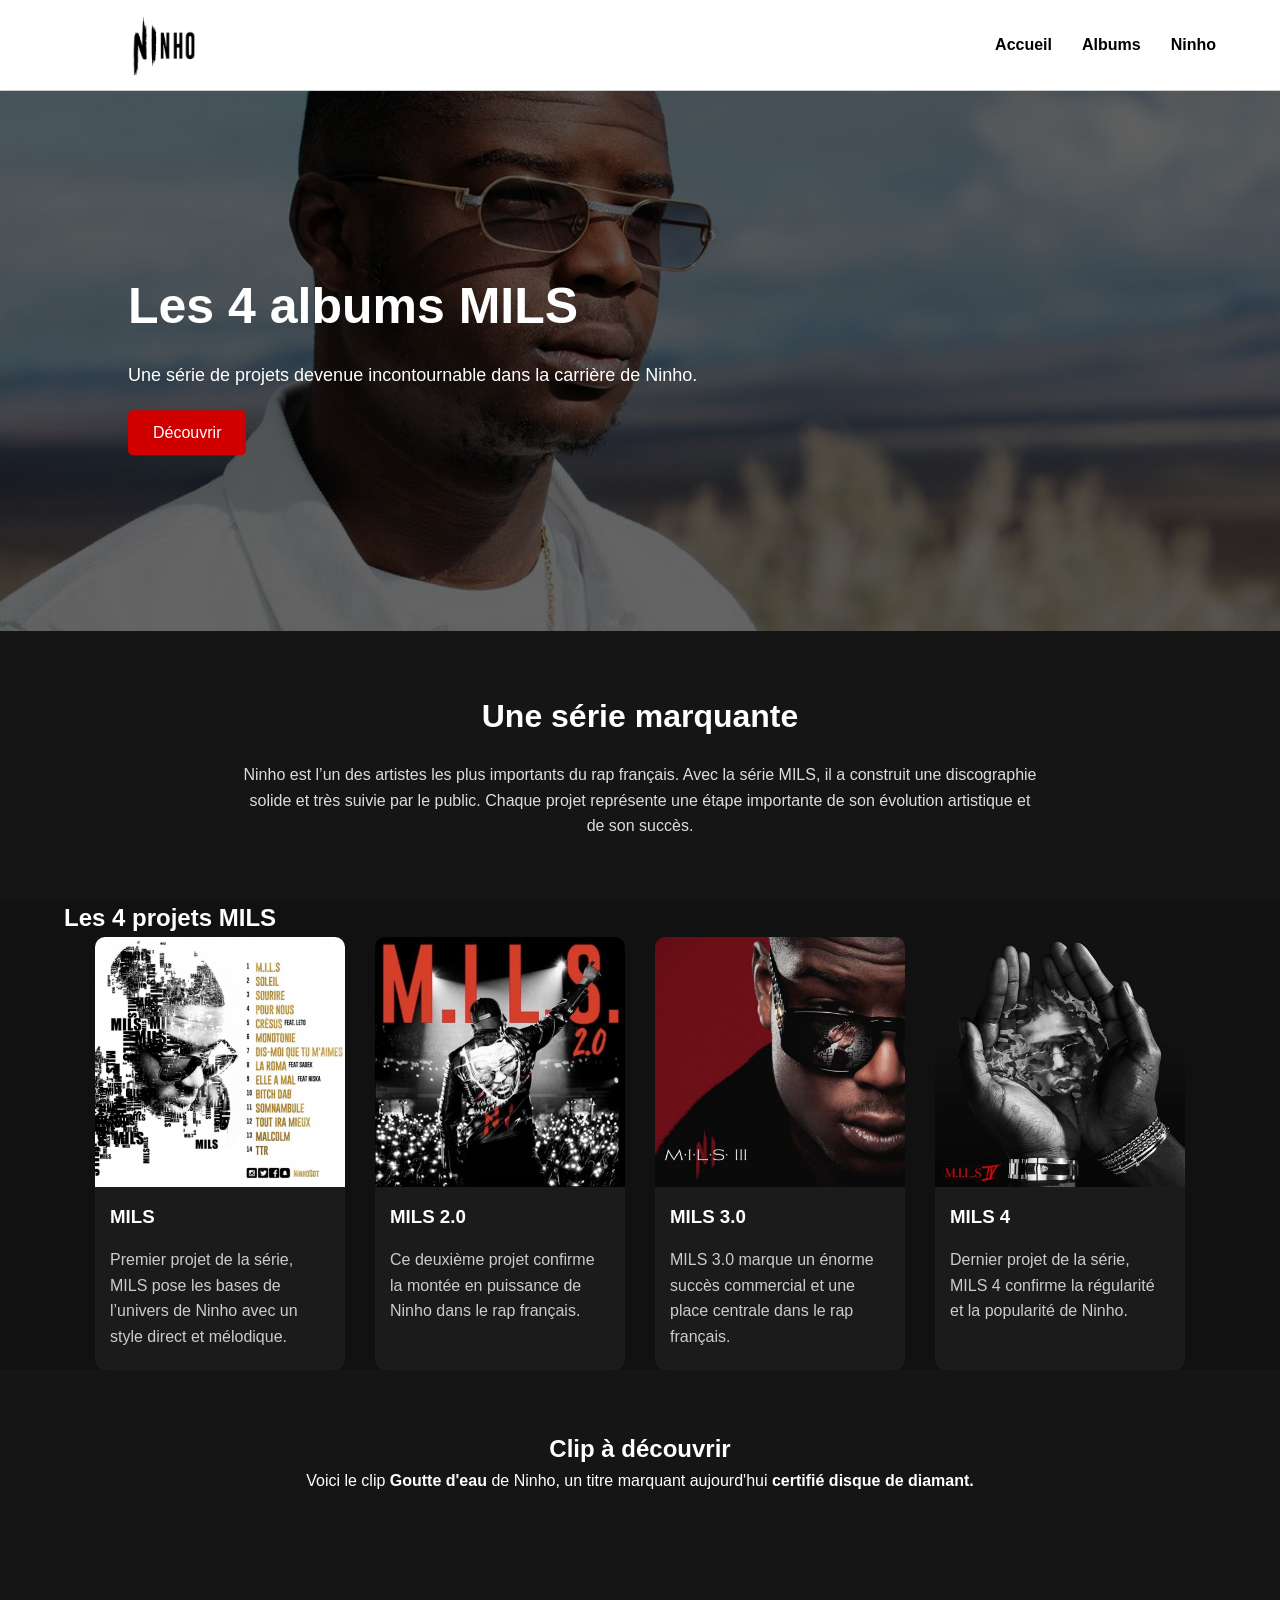
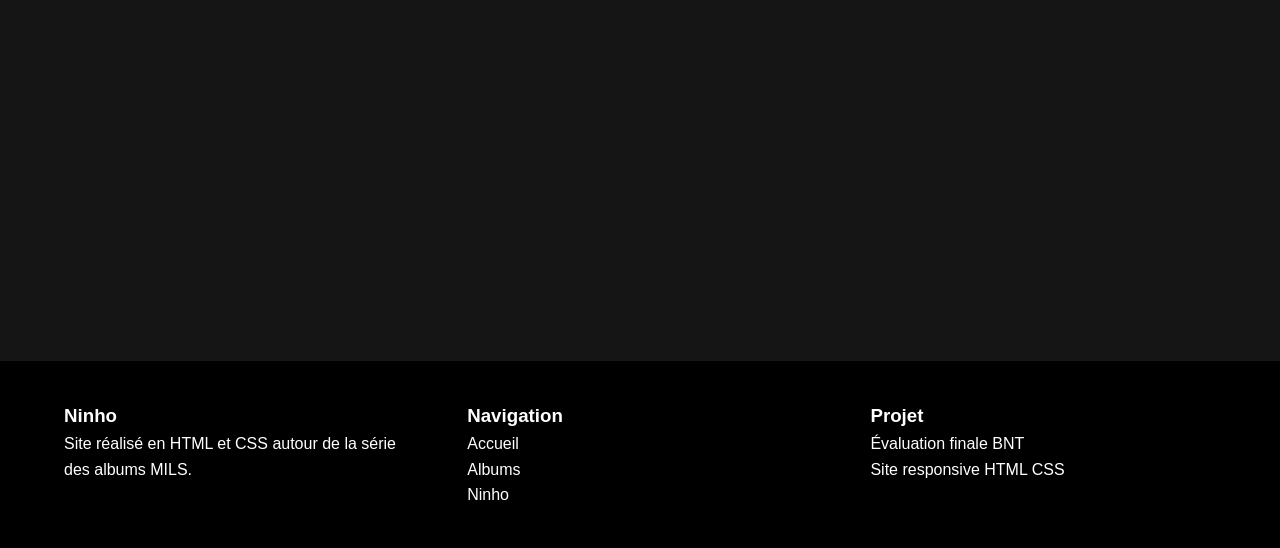
<file: index.html>
<!DOCTYPE html>
<html lang="fr">

<head>
    <!-- Informations générales de la page -->
    <meta charset="UTF-8">
    <meta name="viewport" content="width=device-width, initial-scale=1.0">
    <title>Ninho - Les 4 albums MILS</title>

    <!-- Lien vers la feuille de style CSS -->
    <link rel="stylesheet" href="css/style.css">
</head>

<body>

    <!-- HEADER : logo + menu de navigation -->
    <header class="site-header">

        <div class="container header-container">

            <!-- Logo du site -->
            <div class="logo">
                <a href="index.html">
                    <img src="image/logoNI.png" alt="Logo Ninho">
                </a>
            </div>

            <!-- Menu principal -->
            <nav class="main-nav">

                <ul class="menu">
                    <li><a href="index.html">Accueil</a></li>
                    <li><a href="albums.html">Albums</a></li>
                    <li><a href="ninho.html">Ninho</a></li>
                </ul>

            </nav>

        </div>

    </header>


    <main>

        <!-- HERO : image principale avec titre -->
        <section class="hero">

            <!-- Image de fond -->
            <img src="image/ninhohomepage.jpg" alt="Photo de Ninho" class="hero-image">

            <!-- Overlay sombre pour améliorer la lisibilité -->
            <div class="hero-overlay"></div>

            <!-- Texte affiché sur le hero -->
            <div class="hero-content">

                <h1>Les 4 albums MILS</h1>

                <p>
                    Une série de projets devenue incontournable dans la carrière de Ninho.
                </p>

                <!-- Bouton qui mène à la section albums -->
                <a href="#albums" class="btn-hero">Découvrir</a>

            </div>

        </section>


        <!-- INTRODUCTION : présentation de la série MILS -->
        <section class="intro">

            <div class="container">

                <h2>Une série marquante</h2>

                <p>
                    Ninho est l’un des artistes les plus importants du rap français.
                    Avec la série MILS, il a construit une discographie solide
                    et très suivie par le public.
                    Chaque projet représente une étape importante de son évolution
                    artistique et de son succès.
                </p>

            </div>

        </section>


        <!-- SECTION ALBUMS : présentation rapide des 4 albums -->
        <section id="albums" class="albums-section">

            <div class="container">

                <h2>Les 4 projets MILS</h2>

                <!-- Grille contenant les cartes des albums -->
                <div class="albums-grid">

                    <!-- Album MILS -->
                    <article class="album-card">

                        <img src="image/MILS1.png" alt="MILS">

                        <h3>MILS</h3>

                        <p>
                            Premier projet de la série, MILS pose les bases de l’univers
                            de Ninho avec un style direct et mélodique.
                        </p>

                    </article>


                    <!-- Album MILS 2.0 -->
                    <article class="album-card">

                        <img src="image/MILS2.jpg" alt="MILS 2.0">

                        <h3>MILS 2.0</h3>

                        <p>
                            Ce deuxième projet confirme la montée en puissance
                            de Ninho dans le rap français.
                        </p>

                    </article>


                    <!-- Album MILS 3.0 -->
                    <article class="album-card">

                        <img src="image/MILS3.jpg" alt="MILS 3.0">

                        <h3>MILS 3.0</h3>

                        <p>
                            MILS 3.0 marque un énorme succès commercial
                            et une place centrale dans le rap français.
                        </p>

                    </article>


                    <!-- Album MILS 4 -->
                    <article class="album-card">

                        <img src="image/MILS4.jpg" alt="MILS 4">

                        <h3>MILS 4</h3>

                        <p>
                            Dernier projet de la série, MILS 4 confirme
                            la régularité et la popularité de Ninho.
                        </p>

                    </article>

                </div>

            </div>

        </section>


        <!-- SECTION YOUTUBE : intégration d'une vidéo -->
        <section class="youtube-section">

            <div class="container">

                <h2>Clip à découvrir</h2>

                <p class="youtube-text">
                    Voici le clip <strong>Goutte d'eau</strong> de Ninho,
                    un titre marquant aujourd'hui
                    <strong>certifié disque de diamant.</strong>
                </p>

                <!-- Conteneur pour rendre la vidéo responsive -->
                <div class="video-wrapper">

                    <iframe width="560" height="315"
                        src="https://www.youtube.com/embed/0uLp-tejcSo?si=1l4adom-2vQz84iC"
                        title="YouTube video player"
                        frameborder="0"
                        allow="accelerometer; autoplay; clipboard-write; encrypted-media; gyroscope; picture-in-picture; web-share"
                        referrerpolicy="strict-origin-when-cross-origin"
                        allowfullscreen>
                    </iframe>

                </div>

            </div>

        </section>

    </main>


    <!-- FOOTER : informations du site et navigation -->
    <footer class="site-footer">

        <div class="container footer-container">

            <!-- Présentation du site -->
            <div class="footer-col">

                <h3>Ninho</h3>

                <p>
                    Site réalisé en HTML et CSS autour de la série
                    des albums MILS.
                </p>

            </div>


            <!-- Liens de navigation -->
            <div class="footer-col">

                <h3>Navigation</h3>

                <ul>
                    <li><a href="index.html">Accueil</a></li>
                    <li><a href="albums.html">Albums</a></li>
                    <li><a href="ninho.html">Ninho</a></li>
                </ul>

            </div>


            <!-- Informations sur le projet -->
            <div class="footer-col">

                <h3>Projet</h3>

                <p>
                    Évaluation finale BNT<br>
                    Site responsive HTML CSS
                </p>

            </div>

        </div>

    </footer>

</body>
</html>
</file>
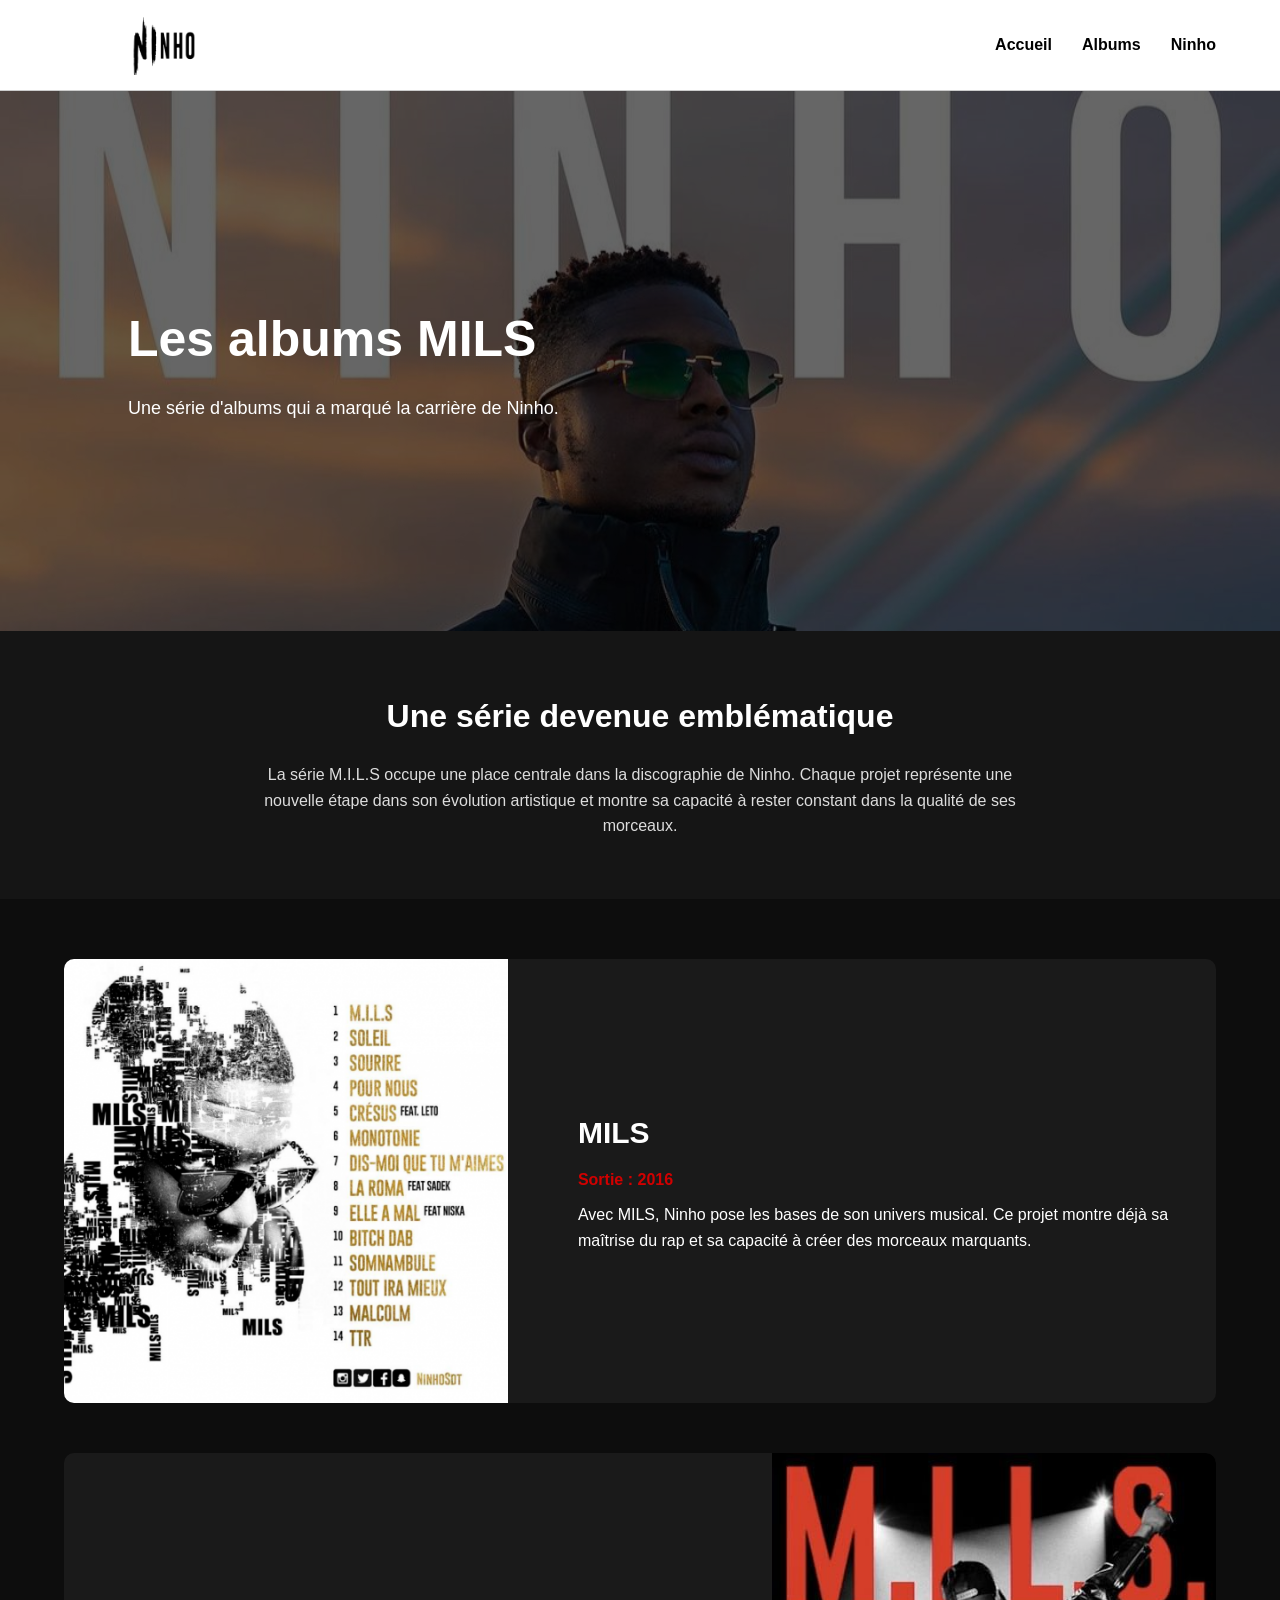
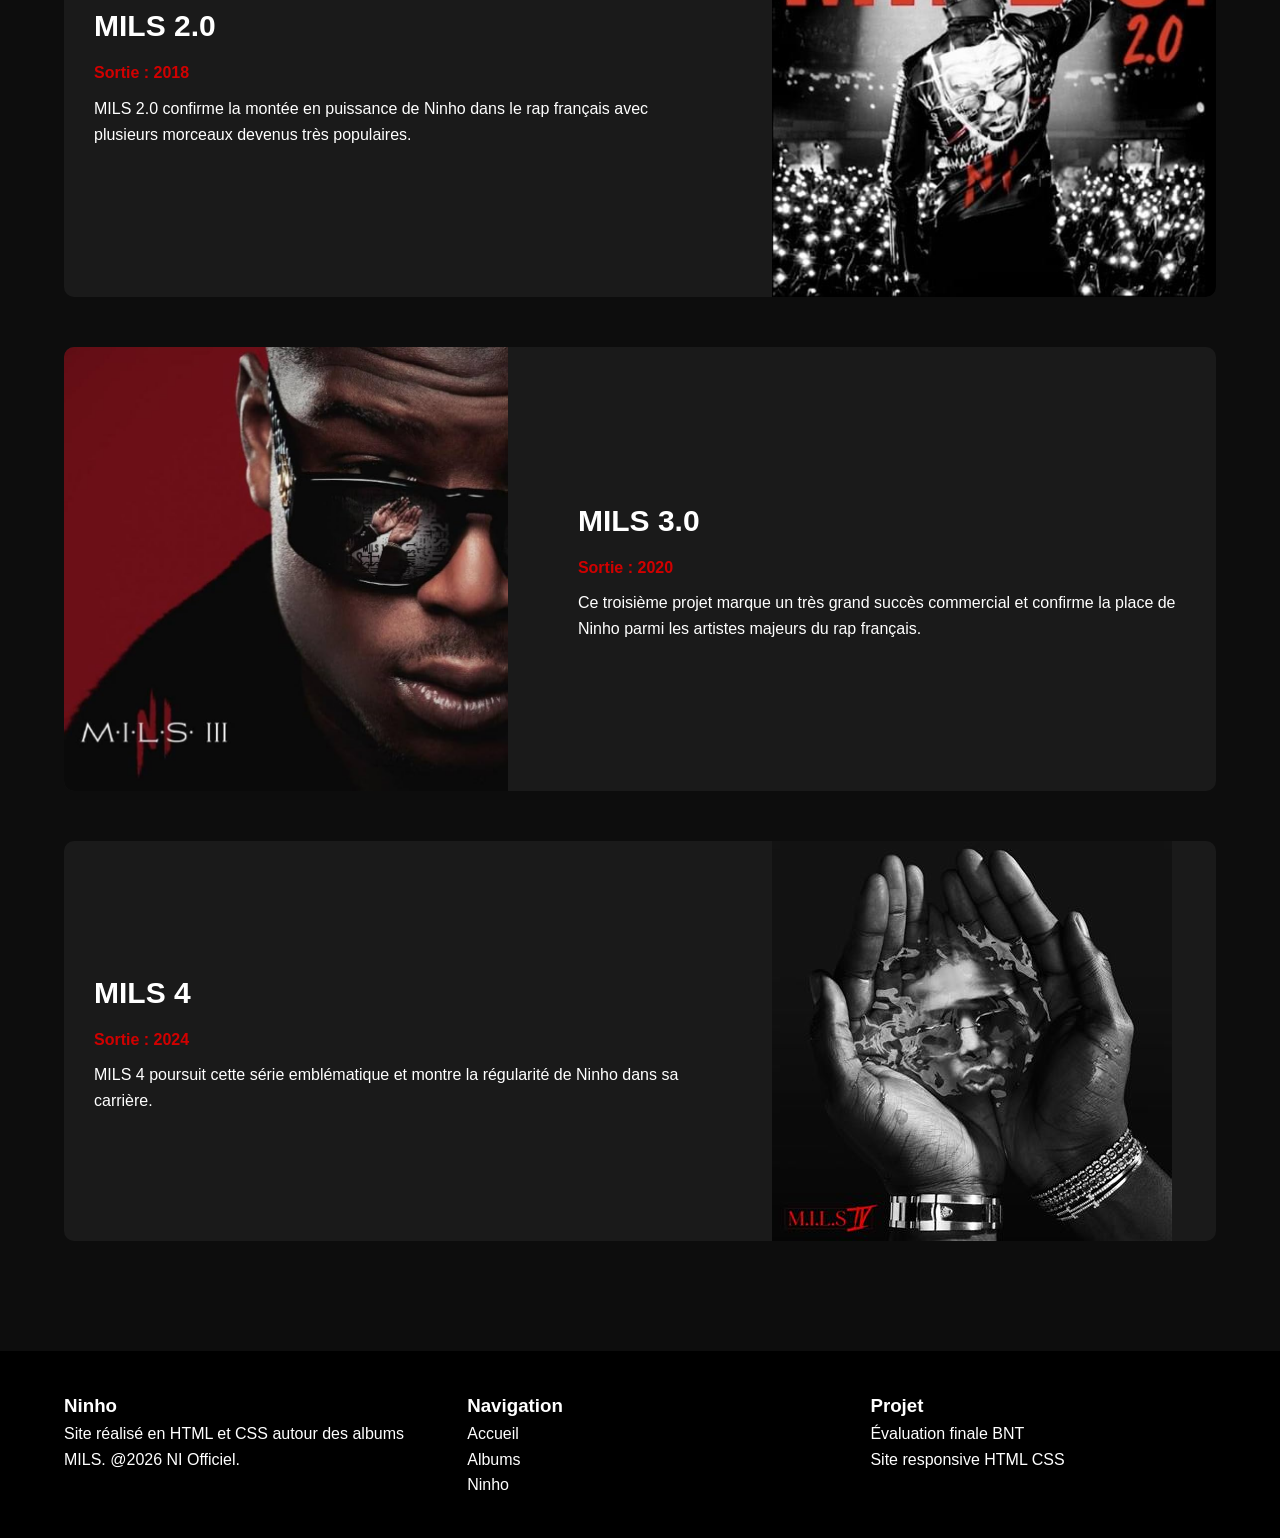
<file: albums.html>
<!DOCTYPE html>
<html lang="fr">

<head>
    <!-- Informations de la page -->
    <meta charset="UTF-8">
    <meta name="viewport" content="width=device-width, initial-scale=1.0">
    <title>Albums - Ninho</title>

    <!-- Lien vers la feuille de style CSS -->
    <link rel="stylesheet" href="css/style.css">
</head>

<body>

<!-- HEADER : logo + menu de navigation -->
<header class="site-header">

    <div class="container header-container">

        <!-- Logo du site -->
        <div class="logo">
            <a href="index.html">
                <img src="image/logoNI.png" alt="Logo Ninho">
            </a>
        </div>

        <!-- Menu principal du site -->
        <nav class="main-nav">

            <ul class="menu">
                <li><a href="index.html">Accueil</a></li>
                <li><a href="albums.html">Albums</a></li>
                <li><a href="ninho.html">Ninho</a></li>
            </ul>

        </nav>

    </div>

</header>


<main>

<!-- HERO : image principale de la page -->
<section class="page-hero">

    <!-- Image de fond du hero -->
    <img src="image/albums.jpg" alt="Les albums MILS" class="page-hero-image">

    <!-- Overlay sombre au-dessus de l'image -->
    <div class="page-hero-overlay"></div>

    <!-- Texte affiché sur le hero -->
    <div class="page-hero-content">
        <h1>Les albums MILS</h1>
        <p>Une série d'albums qui a marqué la carrière de Ninho.</p>
    </div>

</section>


<!-- Introduction à la série MILS -->
<section class="page-intro">

    <div class="container">

        <h2>Une série devenue emblématique</h2>

        <p>
            La série M.I.L.S occupe une place centrale dans la discographie de Ninho.
            Chaque projet représente une nouvelle étape dans son évolution artistique
            et montre sa capacité à rester constant dans la qualité de ses morceaux.
        </p>

    </div>

</section>


<!-- Section présentant les différents albums -->
<section class="album-detail-section">

<div class="container">

<!-- Album MILS -->
<article class="album-detail">

<div class="album-detail-image">
<img src="image/MILS1.png" alt="MILS">
</div>

<div class="album-detail-text">

<h2>MILS</h2>

<p class="album-year">Sortie : 2016</p>

<p>
Avec MILS, Ninho pose les bases de son univers musical.
Ce projet montre déjà sa maîtrise du rap et sa capacité
à créer des morceaux marquants.
</p>

</div>

</article>


<!-- Album MILS 2.0 -->
<article class="album-detail reverse">

<div class="album-detail-image">
<img src="image/MILS2.jpg" alt="MILS 2.0">
</div>

<div class="album-detail-text">

<h2>MILS 2.0</h2>

<p class="album-year">Sortie : 2018</p>

<p>
MILS 2.0 confirme la montée en puissance de Ninho
dans le rap français avec plusieurs morceaux
devenus très populaires.
</p>

</div>

</article>


<!-- Album MILS 3.0 -->
<article class="album-detail">

<div class="album-detail-image">
<img src="image/MILS3.jpg" alt="MILS 3.0">
</div>

<div class="album-detail-text">

<h2>MILS 3.0</h2>

<p class="album-year">Sortie : 2020</p>

<p>
Ce troisième projet marque un très grand succès
commercial et confirme la place de Ninho
parmi les artistes majeurs du rap français.
</p>

</div>

</article>


<!-- Album MILS 4 -->
<article class="album-detail reverse">

<div class="album-detail-image">
<img src="image/MILS4.jpg" alt="MILS 4">
</div>

<div class="album-detail-text">

<h2>MILS 4</h2>

<p class="album-year">Sortie : 2024</p>

<p>
MILS 4 poursuit cette série emblématique
et montre la régularité de Ninho dans sa carrière.
</p>

</div>

</article>

</div>

</section>

</main>


<!-- FOOTER : informations et navigation -->
<footer class="site-footer">

<div class="container footer-container">

<!-- Description du site -->
<div class="footer-col">

<h3>Ninho</h3>

<p>
Site réalisé en HTML et CSS autour
des albums MILS.
@2026 NI Officiel.
</p>

</div>


<!-- Liens de navigation -->
<div class="footer-col">

<h3>Navigation</h3>

<ul>

<li><a href="index.html">Accueil</a></li>
<li><a href="albums.html">Albums</a></li>
<li><a href="ninho.html">Ninho</a></li>

</ul>

</div>


<!-- Informations sur le projet -->
<div class="footer-col">

<h3>Projet</h3>

<p>
Évaluation finale BNT<br>
Site responsive HTML CSS
</p>

</div>

</div>

</footer>

</body>
</html>
</file>
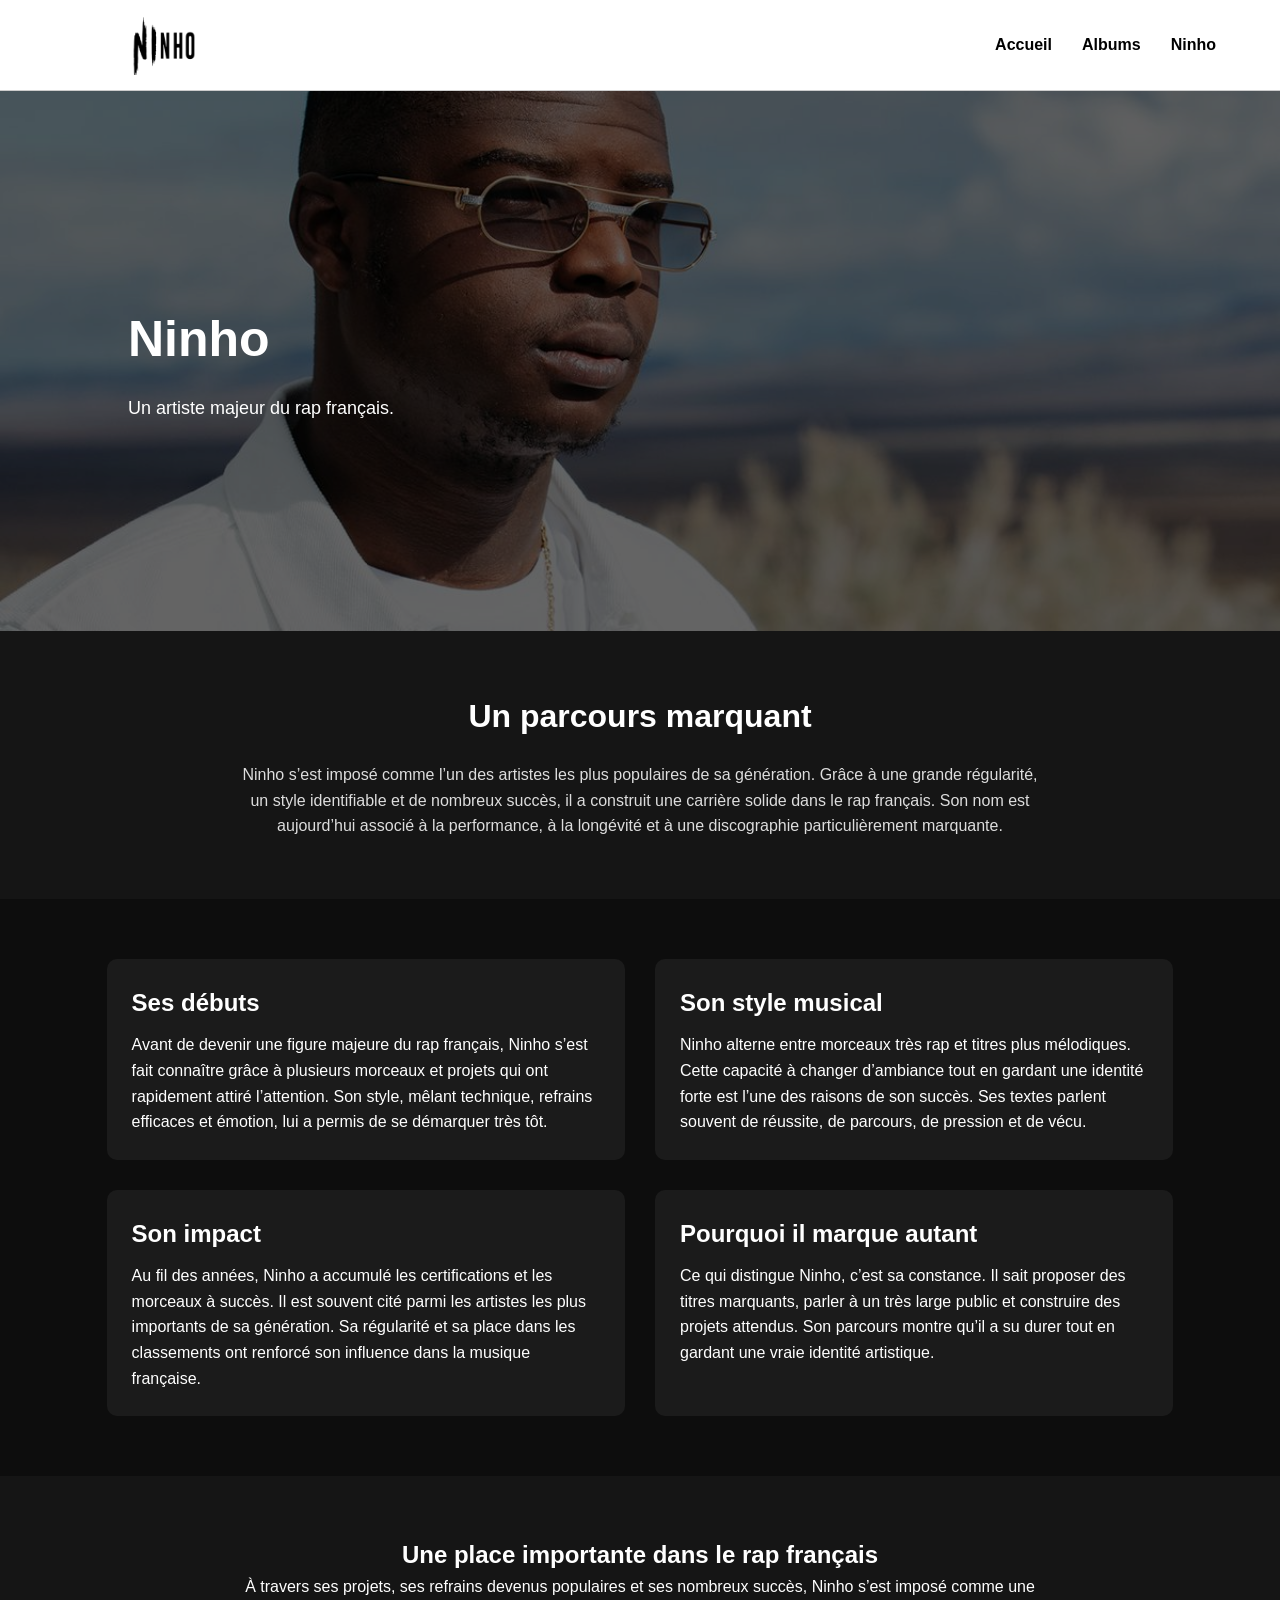
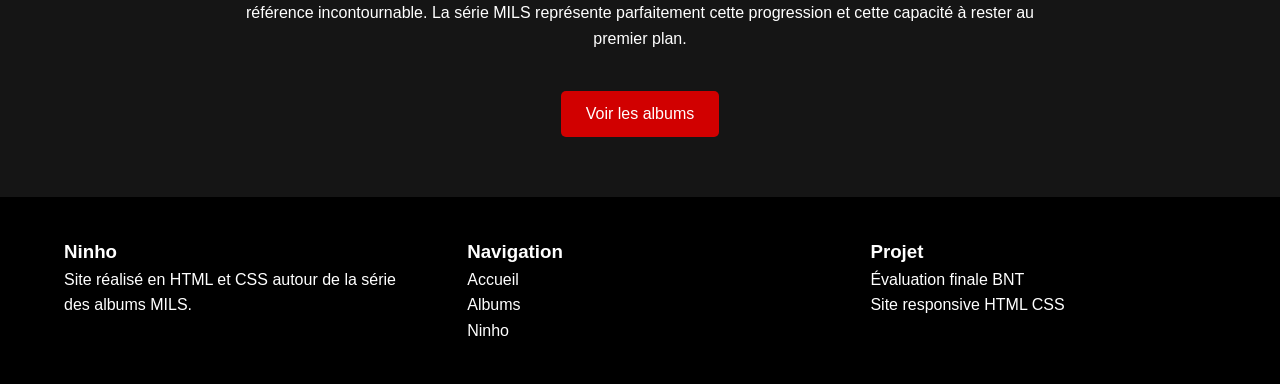
<file: ninho.html>
<!DOCTYPE html>
<html lang="fr">

<head>
    <meta charset="UTF-8">
    <meta name="viewport" content="width=device-width, initial-scale=1.0">
    <title>Ninho - Parcours</title>
    <link rel="stylesheet" href="css/style.css">
</head>

<body>

    <header class="site-header">
        <div class="container header-container">

            <div class="logo">
                <a href="index.html">
                    <img src="image/logoNI.png" alt="Logo Ninho">
                </a>
            </div>

            <nav class="main-nav">
                <ul class="menu">
                    <li><a href="index.html">Accueil</a></li>
                    <li><a href="albums.html">Albums</a></li>
                    <li><a href="ninho.html">Ninho</a></li>
                </ul>
            </nav>

        </div>
    </header>

    <main>

        <section class="page-hero">
            <img src="image/ninhohomepage.jpg" alt="Photo de Ninho" class="page-hero-image">
            <div class="page-hero-overlay"></div>

            <div class="page-hero-content">
                <h1>Ninho</h1>
                <p>Un artiste majeur du rap français.</p>
            </div>
        </section>

        <section class="page-intro">
            <div class="container">
                <h2>Un parcours marquant</h2>
                <p>
                    Ninho s’est imposé comme l’un des artistes les plus populaires de sa génération.
                    Grâce à une grande régularité, un style identifiable et de nombreux succès, il a
                    construit une carrière solide dans le rap français. Son nom est aujourd’hui associé
                    à la performance, à la longévité et à une discographie particulièrement marquante.
                </p>
            </div>
        </section>

        <section class="info-section">
            <div class="container info-grid">

                <article class="info-card">
                    <h2>Ses débuts</h2>
                    <p>
                        Avant de devenir une figure majeure du rap français, Ninho s’est fait connaître
                        grâce à plusieurs morceaux et projets qui ont rapidement attiré l’attention.
                        Son style, mêlant technique, refrains efficaces et émotion, lui a permis de se
                        démarquer très tôt.
                    </p>
                </article>

                <article class="info-card">
                    <h2>Son style musical</h2>
                    <p>
                        Ninho alterne entre morceaux très rap et titres plus mélodiques. Cette capacité
                        à changer d’ambiance tout en gardant une identité forte est l’une des raisons de
                        son succès. Ses textes parlent souvent de réussite, de parcours, de pression et
                        de vécu.
                    </p>
                </article>

                <article class="info-card">
                    <h2>Son impact</h2>
                    <p>
                        Au fil des années, Ninho a accumulé les certifications et les morceaux à succès.
                        Il est souvent cité parmi les artistes les plus importants de sa génération.
                        Sa régularité et sa place dans les classements ont renforcé son influence dans
                        la musique française.
                    </p>
                </article>

                <article class="info-card">
                    <h2>Pourquoi il marque autant</h2>
                    <p>
                        Ce qui distingue Ninho, c’est sa constance. Il sait proposer des titres marquants,
                        parler à un très large public et construire des projets attendus. Son parcours
                        montre qu’il a su durer tout en gardant une vraie identité artistique.
                    </p>
                </article>

            </div>
        </section>

        <section class="quote-section">
            <div class="container">
                <h2>Une place importante dans le rap français</h2>
                <p>
                    À travers ses projets, ses refrains devenus populaires et ses nombreux succès,
                    Ninho s’est imposé comme une référence incontournable. La série MILS représente
                    parfaitement cette progression et cette capacité à rester au premier plan.
                </p>
                <a href="albums.html" class="btn-hero">Voir les albums</a>
            </div>
        </section>

    </main>

    <footer class="site-footer">
        <div class="container footer-container">

            <div class="footer-col">
                <h3>Ninho</h3>
                <p>
                    Site réalisé en HTML et CSS autour de la série des albums MILS.
                </p>
            </div>

            <div class="footer-col">
                <h3>Navigation</h3>
                <ul>
                    <li><a href="index.html">Accueil</a></li>
                    <li><a href="albums.html">Albums</a></li>
                    <li><a href="ninho.html">Ninho</a></li>
                </ul>
            </div>

            <div class="footer-col">
                <h3>Projet</h3>
                <p>
                    Évaluation finale BNT<br>
                    Site responsive HTML CSS
                </p>
            </div>

        </div>
    </footer>

</body>
</html>
</file>
<file: css/style.css>
/* Reset */

*{
margin:0;
padding:0;
box-sizing:border-box;
}

body{
font-family:Arial, sans-serif;
background-color:#111;
color:white;
line-height:1.6;
}

img{
max-width:100%;
display:block;
}

.container{
width:90%;
max-width:1200px;
margin:auto;
}

/* HEADER */

.site-header{
background:white;
border-bottom:1px solid #ccc;
}

.header-container{
display:flex;
justify-content:space-between;
align-items:center;
padding:15px 0;
}

.logo img{
height:60px;
}

.menu{
list-style:none;
display:flex;
gap:30px;
}

.menu a{
text-decoration:none;
color:black;
font-weight:bold;
}

.menu a:hover{
color:#d10000;
}

/* HERO */

.hero,
.page-hero{
position:relative;
height:60vh;
overflow:hidden;
}

.hero-image,
.page-hero-image{
width:100%;
height:100%;
object-fit:cover;
}

.hero-overlay,
.page-hero-overlay{
position:absolute;
top:0;
left:0;
width:100%;
height:100%;
background:rgba(0,0,0,0.6);
}

.hero-content,
.page-hero-content{
position:absolute;
top:50%;
left:10%;
transform:translateY(-50%);
max-width:600px;
}

.hero-content h1,
.page-hero-content h1{
font-size:50px;
margin-bottom:15px;
}

.hero-content p,
.page-hero-content p{
font-size:18px;
}

/* BOUTON */

.btn-hero{
display:inline-block;
margin-top:20px;
padding:10px 25px;
background:#d10000;
color:white;
text-decoration:none;
border-radius:5px;
}

.btn-hero:hover{
background:#ff1a1a;
}

/* INTRO */

.intro,
.page-intro{
padding:60px 0;
text-align:center;
background:#151515;
}

.intro h2,
.page-intro h2{
margin-bottom:20px;
font-size:32px;
}

.intro p,
.page-intro p{
max-width:800px;
margin:auto;
color:#ddd;
}

/* ALBUMS DETAIL */

.album-detail-section{
padding:60px 0;
background:#0d0d0d;
}

.album-detail{
display:flex;
align-items:center;
gap:40px;
margin-bottom:50px;
background:#1a1a1a;
border-radius:10px;
overflow:hidden;
}

.album-detail.reverse{
flex-direction:row-reverse;
}

.album-detail-image{
width:40%;
}

.album-detail-text{
width:60%;
padding:30px;
}

.album-detail-text h2{
margin-bottom:10px;
font-size:30px;
}

.album-year{
color:#d10000;
font-weight:bold;
margin-bottom:10px;
}

/* CARTES ALBUMS (page accueil) */

.albums-grid{
display:flex;
flex-wrap:wrap;
gap:30px;
justify-content:center;
}

.album-card{
background:#1b1b1b;
width:250px;
border-radius:10px;
overflow:hidden;
}

.album-card img{
height:250px;
width:100%;
object-fit:cover;
}

.album-card h3{
padding:15px;
}

.album-card p{
padding:0 15px 20px 15px;
color:#ccc;
}

/* SECTION VIDEO */

.youtube-section{
padding:60px 0;
text-align:center;
background:#151515;
}

.video-wrapper iframe{
width:100%;
height:400px;
border:none;
}

/* PAGE NINHO */

.info-section{
padding:60px 0;
background:#0d0d0d;
}

.info-grid{
display:flex;
flex-wrap:wrap;
gap:30px;
justify-content:center;
}

.info-card{
width:45%;
background:#1b1b1b;
padding:25px;
border-radius:10px;
}

.info-card h2{
margin-bottom:10px;
}

.quote-section{
padding:60px 0;
background:#151515;
text-align:center;
}

.quote-section p{
max-width:800px;
margin:0 auto 20px auto;
}

/* FOOTER */

.site-footer{
background:black;
padding:40px 0;
}

.footer-container{
display:flex;
justify-content:space-between;
flex-wrap:wrap;
gap:30px;
}

.footer-col{
width:30%;
min-width:200px;
}

.footer-col ul{
list-style:none;
}

.footer-col a{
color:white;
text-decoration:none;
}

.footer-col a:hover{
color:#d10000;
}

/* RESPONSIVE */

@media(max-width:768px){

.header-container{
flex-direction:column;
gap:15px;
}

.menu{
flex-wrap:wrap;
justify-content:center;
}

.album-detail{
flex-direction:column;
}

.album-detail-image,
.album-detail-text{
width:100%;
}

.info-card{
width:100%;
}

.footer-container{
flex-direction:column;
}

}
</file>
